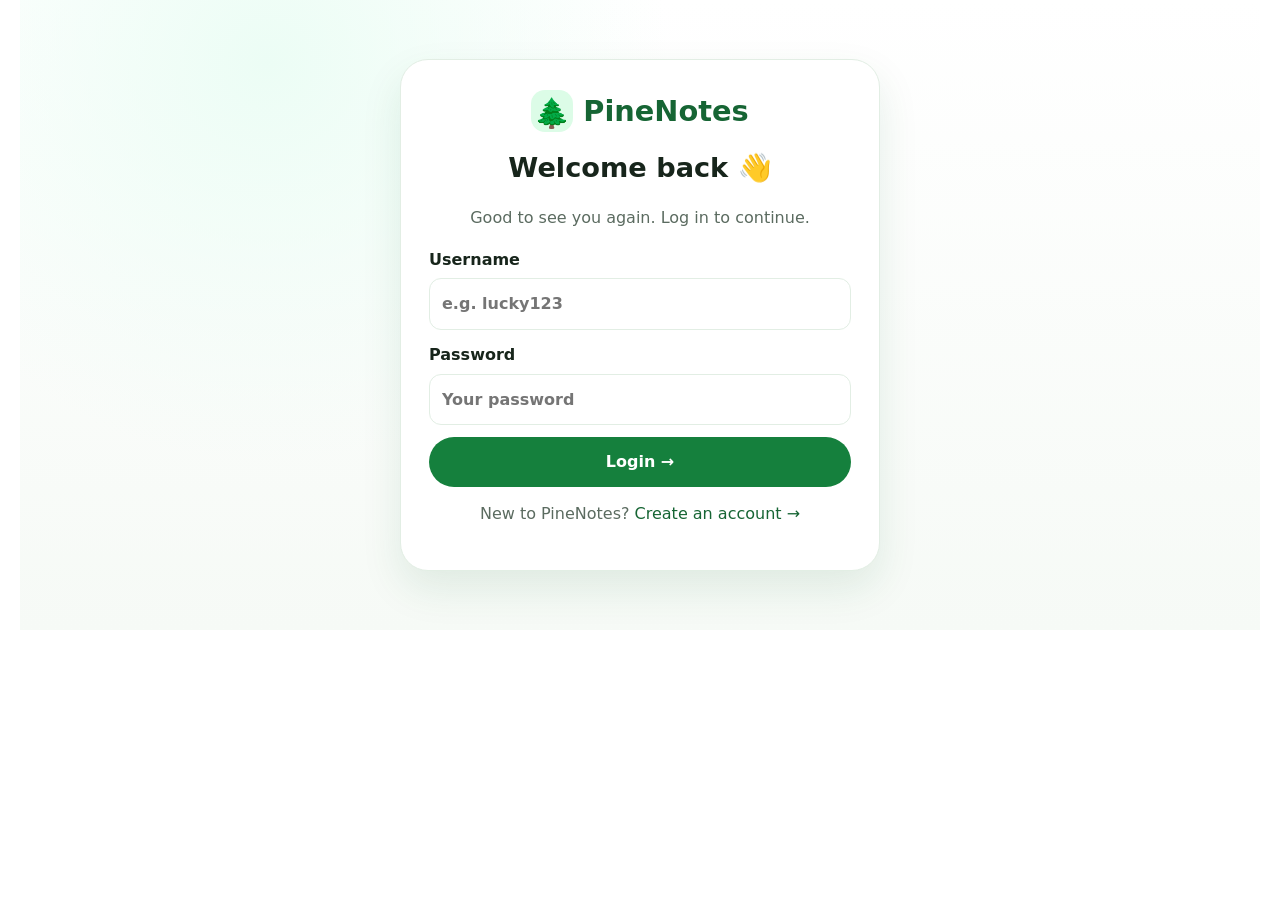
<file: login.html>
<!doctype html>
<html lang="en"><head><meta charset="UTF-8"><meta name="viewport" content="width=device-width,initial-scale=1">
<meta name="theme-color" content="#15803d"><title>PineNotes — Login</title>
<link rel="stylesheet" href="style.css"><link rel="manifest" href="manifest.json">
</head><body>
<section class="page auth-page"><div class="auth-card">
<div class="logo big-logo"><span class="logo-icon">🌲</span> PineNotes</div>
<h1 class="auth-title">Welcome back 👋</h1><p class="auth-sub">Good to see you again. Log in to continue.</p>
<form id="loginForm" class="auth-form">
<label>Username<input name="username" required placeholder="e.g. lucky123"></label>
<label>Password<input name="password" type="password" required placeholder="Your password"></label>
<p class="form-error" id="loginError" hidden></p>
<button class="btn-primary full" type="submit">Login →</button>
</form>
<p class="auth-switch">New to PineNotes? <a href="register.html">Create an account →</a></p>
</div></section>
<script>
const K='pinenotes_users_v1',S='pinenotes_session_v1';
function load(){try{return JSON.parse(localStorage.getItem(K)||'[]')}catch(e){return[]}}
async function hash(pw){if(crypto&&crypto.subtle){const b=await crypto.subtle.digest('SHA-256',new TextEncoder().encode(pw+'pinenotes-salt'));return[...new Uint8Array(b)].map(x=>x.toString(16).padStart(2,'0')).join('')}let h=0;for(let i=0;i<pw.length;i++){h=(h<<5)-h+pw.charCodeAt(i);h|=0}return 'weak'+Math.abs(h)}
document.getElementById('loginForm').addEventListener('submit',async e=>{e.preventDefault();const f=new FormData(e.target);const u=load().find(x=>x.username===String(f.get('username')).trim().toLowerCase());const err=document.getElementById('loginError');
if(!u||u.passHash!==await hash(String(f.get('password')))){err.textContent='That username or password doesn’t match. Try again.';err.hidden=false;return}
localStorage.setItem(S,u.username);location.href='index.html';});
</script>
</body></html>
</file>
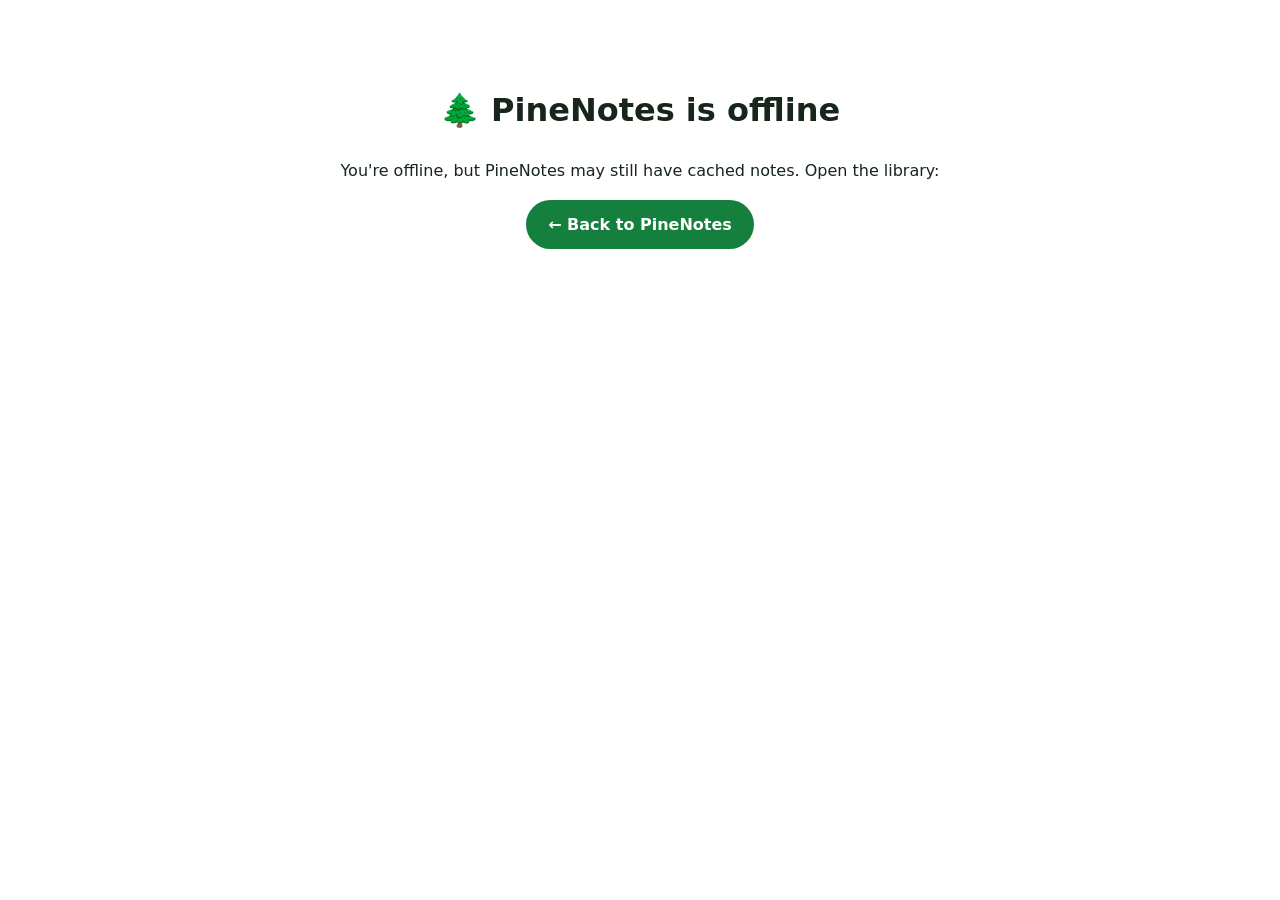
<file: offline.html>
<!doctype html>
<html lang="en"><head><meta charset="UTF-8"><meta name="viewport" content="width=device-width,initial-scale=1">
<title>PineNotes — Offline</title><link rel="stylesheet" href="style.css"></head>
<body><main class="section" style="text-align:center"><h1>🌲 PineNotes is offline</h1><p>You're offline, but PineNotes may still have cached notes. Open the library:</p><p><a class="btn-primary" href="index.html">← Back to PineNotes</a></p></main></body></html>
</file>
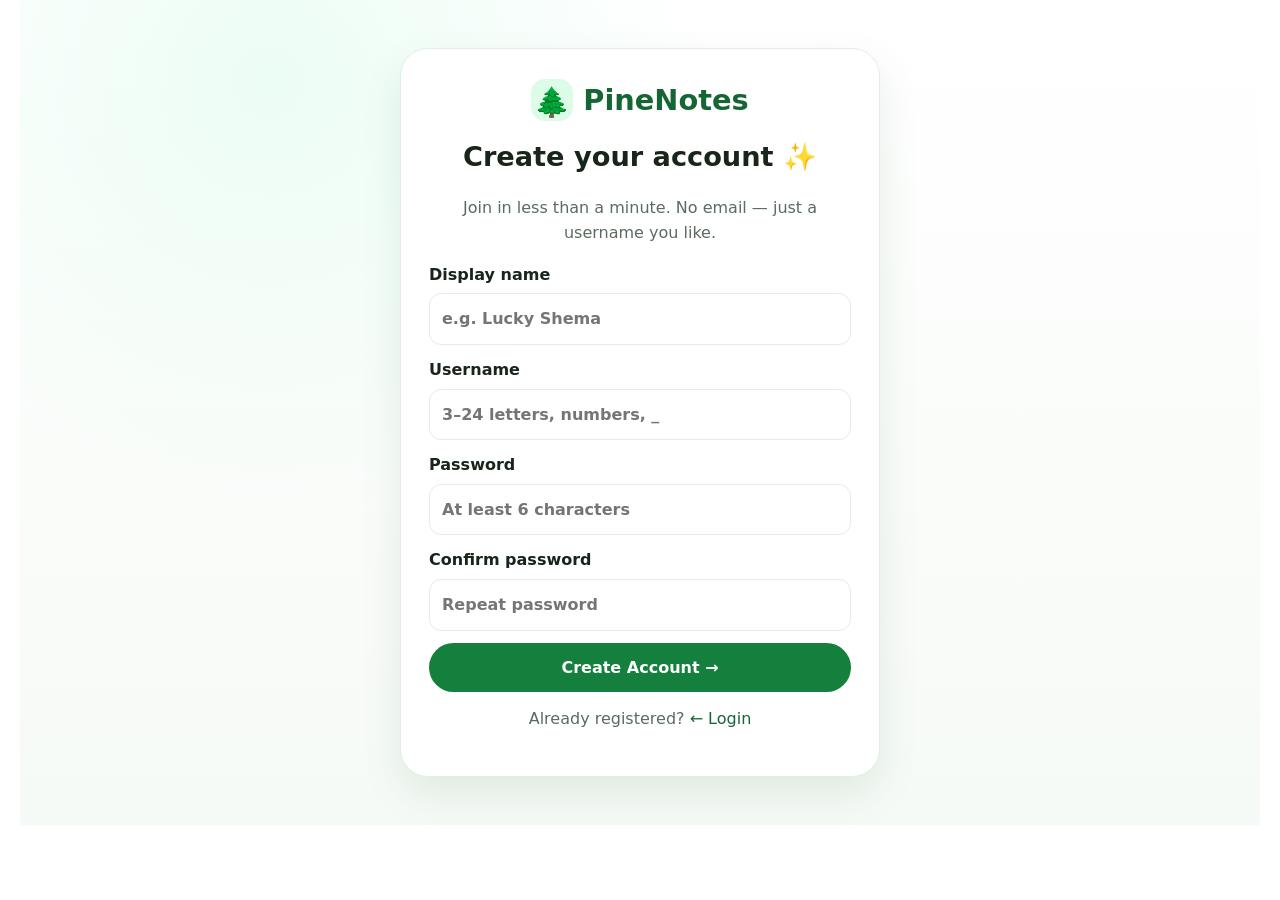
<file: register.html>
<!doctype html>
<html lang="en"><head><meta charset="UTF-8"><meta name="viewport" content="width=device-width,initial-scale=1">
<meta name="theme-color" content="#15803d"><title>PineNotes — Create Account</title>
<link rel="stylesheet" href="style.css"><link rel="manifest" href="manifest.json">
</head><body>
<section class="page auth-page"><div class="auth-card">
<div class="logo big-logo"><span class="logo-icon">🌲</span> PineNotes</div>
<h1 class="auth-title">Create your account ✨</h1><p class="auth-sub">Join in less than a minute. No email — just a username you like.</p>
<form id="createForm" class="auth-form">
<label>Display name<input name="displayName" required placeholder="e.g. Lucky Shema"></label>
<label>Username<input name="username" required placeholder="3–24 letters, numbers, _"></label>
<label>Password<input name="password" type="password" required placeholder="At least 6 characters"></label>
<label>Confirm password<input name="confirm" type="password" required placeholder="Repeat password"></label>
<p class="form-error" id="createError" hidden></p>
<button class="btn-primary full" type="submit">Create Account →</button>
</form>
<p class="auth-switch">Already registered? <a href="login.html">← Login</a></p>
</div></section>
<script>
const K='pinenotes_users_v1',S='pinenotes_session_v1';
function load(){try{return JSON.parse(localStorage.getItem(K)||'[]')}catch(e){return[]}}
function save(u){localStorage.setItem(K,JSON.stringify(u))}
async function hash(pw){if(crypto&&crypto.subtle){const b=await crypto.subtle.digest('SHA-256',new TextEncoder().encode(pw+'pinenotes-salt'));return[...new Uint8Array(b)].map(x=>x.toString(16).padStart(2,'0')).join('')}let h=0;for(let i=0;i<pw.length;i++){h=(h<<5)-h+pw.charCodeAt(i);h|=0}return 'weak'+Math.abs(h)}
document.getElementById('createForm').addEventListener('submit',async e=>{e.preventDefault();const f=new FormData(e.target);const un=String(f.get('username')).trim().toLowerCase(),pw=String(f.get('password')),err=document.getElementById('createError');
if(!/^[a-z0-9_]{3,24}$/.test(un)){err.textContent='Username must be 3–24 characters.';err.hidden=false;return}
if(pw.length<6){err.textContent='Password must be at least 6 characters.';err.hidden=false;return}
if(pw!==String(f.get('confirm'))){err.textContent='Passwords do not match.';err.hidden=false;return}
const users=load();if(users.some(u=>u.username===un)){err.textContent='That username is taken.';err.hidden=false;return}
users.push({username:un,displayName:String(f.get('displayName')).trim(),passHash:await hash(pw),created:new Date().toISOString().slice(0,10)});save(users);localStorage.setItem(S,un);location.href='index.html';});
</script>
</body></html>
</file>
<file: style.css>
:root{--green:#166534;--green2:#15803d;--mint:#dcfce7;--bg:#ffffff;--soft:#f6faf6;--ink:#17251b;--muted:#5b6b60;--line:#e2eee4;--amber:#f59e0b;--radius:20px;--shadow:0 18px 40px rgba(22,101,52,.10)}
*{box-sizing:border-box}html{scroll-behavior:smooth}
body{margin:0;font-family:Inter,system-ui,-apple-system,"Segoe UI",Roboto,Arial,sans-serif;background:var(--bg);color:var(--ink);line-height:1.6}
a{color:var(--green);text-decoration:none}button,input,select,textarea{font:inherit}
.nav{position:sticky;top:0;z-index:20;display:flex;align-items:center;justify-content:space-between;padding:14px 6vw;background:rgba(255,255,255,.92);backdrop-filter:blur(10px);border-bottom:1px solid var(--line)}
.logo{font-size:1.45rem;font-weight:900;color:var(--green);display:flex;gap:8px;align-items:center;white-space:nowrap}
.logo-icon{display:grid;place-items:center;width:42px;height:42px;background:var(--mint);border-radius:14px;animation:float 3s ease-in-out infinite}
.nav nav{display:flex;gap:18px;font-weight:600;flex-wrap:wrap;justify-content:flex-end}.nav nav a{color:#395244;font-size:.95rem}.nav nav a:hover{color:var(--green2)}
.menu-btn{display:none;border:0;background:var(--mint);border-radius:10px;padding:8px 12px;font-size:1.2rem}
.hero{position:relative;overflow:hidden;text-align:center;padding:72px 6vw 56px;background:radial-gradient(circle at 15% 10%,#ecfdf5,transparent 32%),radial-gradient(circle at 88% 20%,#fef9c3,transparent 30%),linear-gradient(#fff,#f6faf6)}
.hero h1{font-size:clamp(2.4rem,6vw,4.4rem);line-height:1.04;margin:14px auto;max-width:900px;letter-spacing:-.04em}
.hero h1 span{color:var(--green2)}.hero p{max-width:680px;margin:0 auto;color:var(--muted);font-size:1.1rem}
.hero-badge{display:inline-block;background:var(--mint);color:var(--green);padding:8px 14px;border-radius:999px;font-weight:800;font-size:.85rem;animation:float 3.5s ease-in-out infinite}
.search-box{max-width:760px;margin:30px auto 14px;display:flex;align-items:center;gap:10px;background:#fff;border:2px solid var(--line);border-radius:999px;padding:8px 8px 8px 20px;box-shadow:var(--shadow)}
.search-box input{flex:1;border:0;outline:0;min-width:0}.search-box button,.btn-primary{background:var(--green2);color:#fff;border:0;border-radius:999px;padding:12px 22px;font-weight:800;cursor:pointer;transition:.25s;display:inline-block}.search-box button:hover,.btn-primary:hover{background:var(--green);transform:translateY(-1px)}
.btn-ghost{background:#fff;color:var(--green);border:1.5px solid var(--green2);border-radius:999px;padding:11px 18px;font-weight:800;cursor:pointer;display:inline-block;transition:.2s}.btn-ghost:hover{background:var(--mint)}.btn-ghost.small{padding:8px 12px;font-size:.9rem}
.hero-actions{display:flex;gap:10px;justify-content:center;flex-wrap:wrap;margin-top:18px}
.quick-tags{display:flex;gap:8px;justify-content:center;flex-wrap:wrap;margin-top:10px}.quick-tags button,.chip{border:1px solid var(--line);background:#fff;padding:8px 14px;border-radius:999px;cursor:pointer;font-weight:700;color:var(--green);font-size:.9rem}.quick-tags button:hover,.chip.active,.chip.static{background:var(--green);color:#fff;border-color:var(--green)}.chip.static{cursor:default}
.hero-art{display:flex;gap:18px;justify-content:center;font-size:2rem;margin-top:26px}.hero-art span{animation:float 3s ease-in-out infinite}.hero-art span:nth-child(2){animation-delay:.4s}.hero-art span:nth-child(3){animation-delay:.8s}.hero-art span:nth-child(4){animation-delay:1.2s}
.section{padding:64px 6vw;max-width:1240px;margin:auto}.section-head{display:flex;justify-content:space-between;align-items:end;gap:20px;flex-wrap:wrap;margin-bottom:24px}.section-head h2{font-size:2rem;margin:4px 0}.eyebrow{color:var(--green2);font-weight:900;text-transform:uppercase;letter-spacing:.12em;font-size:.78rem;margin:0}.result-text{color:var(--muted)}
.stats{display:grid;grid-template-columns:repeat(5,1fr);gap:16px}.stat{background:var(--soft);border:1px solid var(--line);border-radius:var(--radius);padding:22px;text-align:center;transition:.3s}.stat:hover{transform:translateY(-4px);box-shadow:var(--shadow)}.stat span{font-size:1.6rem}.stat strong{display:block;font-size:2rem;color:var(--green)}.stat p{margin:0;color:var(--muted)}
.dash-grid{display:grid;grid-template-columns:1fr 1fr 1fr;gap:16px;margin-top:16px}.panel{background:#fff;border:1px solid var(--line);border-radius:var(--radius);padding:20px}.chips{display:flex;flex-wrap:wrap;gap:8px}.top-list,.latest-list{padding-left:20px;margin:0}.top-list li,.latest-list li{margin:8px 0;color:#37463b}
.chart{display:grid;gap:10px}.chart-row{display:grid;grid-template-columns:1fr 60px;gap:8px;font-size:.85rem;align-items:center}.bar{height:10px;background:#f3f4f6;border-radius:99px;overflow:hidden;margin-top:4px}.bar i{display:block;height:100%;background:linear-gradient(90deg,var(--green2),#4ade80);border-radius:99px;transition:width .6s}
.filters{display:flex;gap:8px;flex-wrap:wrap;margin-bottom:14px}.toolbar{display:flex;gap:12px;flex-wrap:wrap;align-items:end;background:var(--soft);border:1px solid var(--line);border-radius:16px;padding:14px;margin-bottom:20px}.toolbar label{font-weight:700;font-size:.9rem;display:flex;flex-direction:column;gap:4px}.toolbar select{border:1px solid var(--line);border-radius:10px;padding:9px;background:#fff}.grid{display:grid;grid-template-columns:repeat(3,1fr);gap:18px}.grid.list{grid-template-columns:1fr}.grid.list .card{flex-direction:row;align-items:center}
.card{background:#fff;border:1px solid var(--line);border-radius:var(--radius);padding:22px;display:flex;flex-direction:column;gap:10px;transition:.3s;animation:fadeUp .5s both;position:relative}.card:hover{transform:translateY(-5px);box-shadow:var(--shadow);border-color:#bbf7d0}
.card-top{display:flex;justify-content:space-between;gap:10px;align-items:flex-start}.subject{font-size:.72rem;font-weight:900;background:var(--mint);color:var(--green);padding:5px 10px;border-radius:999px}.downloads{font-size:.85rem;color:var(--muted);white-space:nowrap}
.fav-btn{position:absolute;top:54px;right:16px;border:0;background:#fff;font-size:1.25rem;cursor:pointer;filter:grayscale(1);opacity:.6;transition:.2s}.fav-btn.active{filter:none;opacity:1;transform:scale(1.15)}
.card h3{margin:0;font-size:1.15rem;padding-right:28px}.meta{color:var(--muted);font-size:.9rem}.desc{color:#46584c;flex:1}.card-foot{display:flex;justify-content:space-between;align-items:center;gap:8px;flex-wrap:wrap}.card-actions{display:flex;gap:6px;flex-wrap:wrap}.download{background:var(--green2);color:#fff;border:0;padding:10px 14px;border-radius:12px;font-weight:800;cursor:pointer}.download:hover{background:var(--green)}.mini{background:#fff;border:1px solid var(--line);padding:9px 12px;border-radius:12px;font-weight:700;cursor:pointer;color:var(--green)}.mini:hover{background:var(--mint)}
.file-badge{display:inline-block;background:#fef9c3;color:#854d0e;font-size:.72rem;font-weight:900;padding:3px 8px;border-radius:99px;text-transform:uppercase}
.empty{text-align:center;padding:44px;border:2px dashed var(--line);border-radius:var(--radius)}.empty span{font-size:2.4rem}
.publish-depts{background:#fff;border:1px solid var(--line);border-radius:16px;padding:16px;margin-bottom:18px}
.upload-card{max-width:820px;margin:auto;background:var(--soft);border:1px solid var(--line);border-radius:24px;padding:26px;display:grid;grid-template-columns:1fr 1fr;gap:16px}.upload-card label{font-weight:700;display:flex;flex-direction:column;gap:6px}.upload-card input,.upload-card select,.upload-card textarea{border:1px solid var(--line);border-radius:12px;padding:12px;background:#fff}.upload-card label:nth-child(3),.upload-card label:nth-child(4),.upload-card label:nth-child(5),.upload-card label:nth-child(6),.upload-card .hint,.upload-card .form-actions{grid-column:1/-1}.file-label{border:2px dashed #86efac!important;padding:20px;border-radius:14px;align-items:center;text-align:center;background:#fff!important;cursor:pointer}.file-label.drag{background:#ecfdf5}.file-label small{color:var(--muted);font-weight:400}.hint{color:var(--muted);font-size:.9rem;margin:0}.form-actions{display:flex;gap:10px;flex-wrap:wrap}
.about-card,.contact-card{background:linear-gradient(135deg,#f0fdf4,#fff);border:1px solid var(--line);border-radius:28px;padding:34px;display:grid;grid-template-columns:1.2fr 1fr;gap:28px}.values{list-style:none;padding:0;margin:0;display:grid;gap:14px}.values li{display:flex;gap:12px;background:#fff;border:1px solid var(--line);padding:14px;border-radius:16px}.values b{display:block}.values small{color:var(--muted)}
.contact-card{grid-template-columns:1fr}.contact-row{display:flex;gap:10px;align-items:center;flex-wrap:wrap;margin:10px 0}.contact-item{flex:1;min-width:260px;background:#fff;border:1px solid var(--line);padding:14px 16px;border-radius:14px;font-weight:800}.contact-row button{border:1px solid var(--line);background:var(--mint);padding:12px 16px;border-radius:12px;font-weight:800;cursor:pointer}
.help-grid{display:grid;grid-template-columns:1fr 1fr;gap:14px}.help-grid details{background:#fff;border:1px solid var(--line);border-radius:16px;padding:18px 20px}.help-grid summary{font-weight:800;cursor:pointer;color:var(--green)}
footer{border-top:1px solid var(--line);padding:24px 6vw;display:flex;gap:20px;justify-content:space-between;flex-wrap:wrap;color:var(--muted);background:#fff}
.toast{position:fixed;left:50%;bottom:24px;transform:translate(-50%,20px);background:var(--ink);color:#fff;padding:12px 18px;border-radius:999px;opacity:0;pointer-events:none;transition:.3s;z-index:60;max-width:90vw;text-align:center}.toast.show{opacity:1;transform:translate(-50%,0)}
.reveal{opacity:0;transform:translateY(24px);transition:.7s}.reveal.visible{opacity:1;transform:none}
.modal{position:fixed;inset:0;background:rgba(255,255,255,.88);backdrop-filter:blur(6px);display:grid;place-items:center;z-index:50;padding:16px}.modal[hidden]{display:none}.modal-card{background:#fff;border:1px solid var(--line);border-radius:24px;box-shadow:var(--shadow);width:min(760px,100%);max-height:88vh;overflow:auto;padding:22px;animation:fadeUp .35s both}.modal-card.small{width:min(440px,100%);text-align:center}.modal-head{display:flex;justify-content:space-between;align-items:center;gap:10px}.close{border:0;background:var(--mint);width:38px;height:38px;border-radius:50%;cursor:pointer;font-size:1rem}.modal-actions{display:flex;gap:8px;flex-wrap:wrap;margin-top:16px;justify-content:flex-end}.preview-body pre{background:var(--soft);border:1px solid var(--line);border-radius:14px;padding:16px;white-space:pre-wrap;max-height:50vh;overflow:auto}.preview-body iframe{width:100%;height:52vh;border:1px solid var(--line);border-radius:14px}.qr{border:1px solid var(--line);border-radius:16px;padding:8px;margin:10px auto;display:block}.share-input{flex:1;min-width:200px;border:1px solid var(--line);border-radius:12px;padding:11px}
@keyframes float{0%,100%{transform:translateY(0)}50%{transform:translateY(-7px)}}@keyframes fadeUp{from{opacity:0;transform:translateY(14px)}to{opacity:1;transform:none}}
@media(max-width:1000px){.stats{grid-template-columns:repeat(2,1fr)}.grid,.dash-grid,.about-card,.help-grid{grid-template-columns:1fr}.nav nav{display:none;position:absolute;top:70px;right:16px;background:#fff;flex-direction:column;padding:16px;border:1px solid var(--line);border-radius:16px;box-shadow:var(--shadow);min-width:200px}.nav nav.open{display:flex}.menu-btn{display:block}.upload-card{grid-template-columns:1fr}}
.skip-link{position:absolute;left:-9999px;top:0;background:var(--green);color:#fff;padding:10px 16px;border-radius:0 0 12px 0;z-index:99}.skip-link:focus{left:0}
.check-label{flex-direction:row!important;align-items:flex-start;gap:10px!important;background:#fff;border:1px solid var(--line);border-radius:12px;padding:14px;font-weight:600!important}.check-label input{width:20px;height:20px;flex-shrink:0}
.tag{display:inline-block;background:#f0fdf4;border:1px solid var(--line);color:var(--green);font-size:.72rem;font-weight:800;padding:2px 8px;border-radius:99px;margin:2px}
.report-btn{border:0;background:transparent;color:#b91c1c;font-size:.85rem;cursor:pointer;font-weight:700}
@media (prefers-reduced-motion: reduce){*,*::before,*::after{animation-duration:.01ms!important;transition-duration:.01ms!important}}
@media print{body *{visibility:hidden}#favorites,#favorites *{visibility:visible}#favorites{position:absolute;inset:0}}
.upload-card .check-label{grid-column:1/-1}.upload-card label:nth-child(5),.upload-card label:nth-child(6),.upload-card label:nth-child(7){grid-column:1/-1}
.page{padding:48px 6vw;max-width:1240px;margin:auto;min-height:70vh}.page[hidden]{display:none}.page-wrap{max-width:820px;margin:auto}.page-wrap.wide{max-width:1100px}.page-wrap.narrow{max-width:680px}.page-title{font-size:clamp(1.9rem,5vw,3rem);text-align:center;margin:10px 0}.center{text-align:center}.muted{color:var(--muted)}
.auth-page{display:grid;place-items:center;background:radial-gradient(circle at 20% 10%,#ecfdf5,transparent 35%),linear-gradient(#fff,#f6faf6)}.auth-card{background:#fff;border:1px solid var(--line);border-radius:28px;box-shadow:var(--shadow);padding:28px;width:min(480px,100%);text-align:center;animation:fadeUp .4s both}.big-logo{font-size:1.8rem;font-weight:900;color:var(--green);display:flex;gap:10px;align-items:center;justify-content:center}.auth-sub{color:var(--muted)}.auth-tabs{display:flex;background:var(--soft);border-radius:999px;padding:4px;margin:18px 0}.auth-tab{flex:1;border:0;background:transparent;padding:10px;border-radius:999px;font-weight:800;cursor:pointer;color:var(--muted)}.auth-tab.active{background:var(--green2);color:#fff}.auth-form{display:grid;gap:12px;text-align:left}.auth-form label{font-weight:700;display:flex;flex-direction:column;gap:6px}.auth-form input{border:1px solid var(--line);border-radius:12px;padding:12px}.full{width:100%}.form-error{background:#fef2f2;color:#b91c1c;border:1px solid #fecaca;padding:10px;border-radius:12px;font-size:.9rem}.auth-features{display:flex;gap:8px;justify-content:center;flex-wrap:wrap;margin-top:16px}.auth-features span{background:var(--mint);color:var(--green);padding:6px 10px;border-radius:999px;font-size:.82rem;font-weight:800}
.role-grid{display:grid;grid-template-columns:1fr 1fr;gap:18px;margin-top:24px}.role-card{background:#fff;border:2px solid var(--line);border-radius:24px;padding:26px;text-align:left;cursor:pointer;transition:.25s}.role-card:hover{transform:translateY(-4px);box-shadow:var(--shadow);border-color:#86efac}.role-icon{font-size:2.4rem}.role-card b{color:var(--green)}
.warn-box{background:#fffbeb;border:1px solid #fde68a;color:#92400e;padding:14px;border-radius:14px;margin:16px 0}
.teacher-form{max-width:100%;margin-top:16px}.user-area{display:flex;align-items:center;gap:10px}.avatar{width:42px;height:42px;border-radius:50%;background:var(--green2);color:#fff;border:0;font-weight:900;font-size:1.1rem;cursor:pointer;display:grid;place-items:center;flex-shrink:0}.avatar.big{width:72px;height:72px;font-size:1.8rem}.avatar.xl{width:88px;height:88px;font-size:2.2rem;margin:auto}.username-label{font-weight:800;color:var(--green);max-width:120px;overflow:hidden;text-overflow:ellipsis;white-space:nowrap}
.teacher-hero{display:flex;justify-content:space-between;align-items:center;gap:16px;background:linear-gradient(135deg,#f0fdf4,#fff);border:1px solid var(--line);border-radius:24px;padding:24px}.teacher-services{display:grid;grid-template-columns:repeat(3,1fr);gap:14px;margin:20px 0}.service-card{background:#fff;border:1px solid var(--line);border-radius:18px;padding:20px;text-align:left;cursor:pointer;display:flex;flex-direction:column;gap:6px;transition:.25s}.service-card:hover{transform:translateY(-3px);box-shadow:var(--shadow);border-color:#86efac}.service-card small{color:var(--muted)}
.account-card{text-align:center;background:#fff;border:1px solid var(--line);border-radius:24px;padding:24px;margin:16px 0}.small-stats{grid-template-columns:repeat(3,1fr);margin:16px 0}.account-actions{display:flex;gap:10px;flex-wrap:wrap;justify-content:center;margin:16px 0}.danger{color:#b91c1c!important;border-color:#fecaca!important}.note-row{display:flex;justify-content:space-between;gap:10px;padding:12px;border:1px solid var(--line);border-radius:14px;margin:8px 0;align-items:center;flex-wrap:wrap}
@media(max-width:800px){.role-grid,.teacher-services{grid-template-columns:1fr}}
.auth-title{font-size:1.7rem;margin:12px 0 4px}.link-btn{background:none;border:0;color:var(--green2);font-weight:800;cursor:pointer;text-decoration:underline;padding:0}.auth-switch{margin-top:14px;color:var(--muted)}
.ai-fab{position:fixed;right:20px;bottom:20px;z-index:55;display:flex;align-items:center;gap:10px;background:var(--green2);color:#fff;border:0;border-radius:999px;padding:14px 20px;font-weight:900;cursor:pointer;box-shadow:0 16px 36px rgba(22,101,52,.35);animation:float 3s ease-in-out infinite;transition:.2s}.ai-fab:hover{background:var(--green);transform:translateY(-2px)}.ai-fab-icon{font-size:1.4rem}.ai-panel{position:fixed;right:20px;bottom:92px;z-index:56;width:min(420px,calc(100vw - 32px));height:min(600px,calc(100vh - 120px));background:#fff;border:1px solid var(--line);border-radius:24px;box-shadow:0 24px 60px rgba(0,0,0,.18);display:flex;flex-direction:column;overflow:hidden;animation:fadeUp .3s both}.ai-panel[hidden]{display:none}.ai-head{display:flex;justify-content:space-between;align-items:center;padding:16px;background:linear-gradient(135deg,#f0fdf4,#fff);border-bottom:1px solid var(--line)}.ai-head small{display:block;color:var(--muted)}.ai-quick{display:flex;flex-wrap:wrap;gap:6px;padding:10px 12px;background:var(--soft)}.ai-quick button{border:1px solid var(--line);background:#fff;border-radius:999px;padding:7px 11px;font-size:.82rem;font-weight:800;color:var(--green);cursor:pointer}.ai-quick button:hover{background:var(--mint)}.ai-select-label{font-size:.85rem;font-weight:700;padding:0 12px 8px;display:flex;flex-direction:column;gap:4px}.ai-select-label select{border:1px solid var(--line);border-radius:10px;padding:9px}.ai-messages{flex:1;overflow:auto;padding:14px;display:flex;flex-direction:column;gap:10px;background:#fff}.ai-msg{max-width:88%;padding:11px 13px;border-radius:16px;font-size:.94rem;line-height:1.5;white-space:pre-wrap}.ai-msg.user{align-self:flex-end;background:var(--green2);color:#fff;border-bottom-right-radius:4px}.ai-msg.bot{align-self:flex-start;background:var(--soft);border:1px solid var(--line);border-bottom-left-radius:4px}.ai-msg ul{margin:6px 0 0 18px}.ai-typing{font-style:italic;color:var(--muted)}.ai-form{display:flex;gap:8px;padding:12px;border-top:1px solid var(--line)}.ai-form input{flex:1;border:1px solid var(--line);border-radius:999px;padding:11px 14px;min-width:0}.ai-form button{background:var(--green2);color:#fff;border:0;width:46px;height:46px;border-radius:50%;cursor:pointer;font-size:1.1rem}.ai-note{margin:0;padding:0 14px 10px;font-size:.75rem;color:var(--muted)}
.ai-settings{padding:12px;background:#fffbeb;border-bottom:1px solid var(--line);display:grid;gap:8px;font-size:.9rem}.ai-settings label{font-weight:700;display:flex;flex-direction:column;gap:4px}.ai-settings input,.ai-settings select{border:1px solid var(--line);border-radius:10px;padding:9px}.ai-settings[hidden]{display:none}
.ai-fab-icon{display:grid;place-items:center;width:42px;height:42px;background:#fff;border-radius:50%;flex-shrink:0;box-shadow:0 4px 12px rgba(0,0,0,.15)}.ai-fab{padding:10px 18px 10px 10px}
.shared-status{border:1px solid var(--line);background:var(--soft);border-radius:14px;padding:12px 16px;margin-bottom:14px;font-size:.92rem;color:#37463b}.shared-status strong{color:var(--green)}}
</file>
